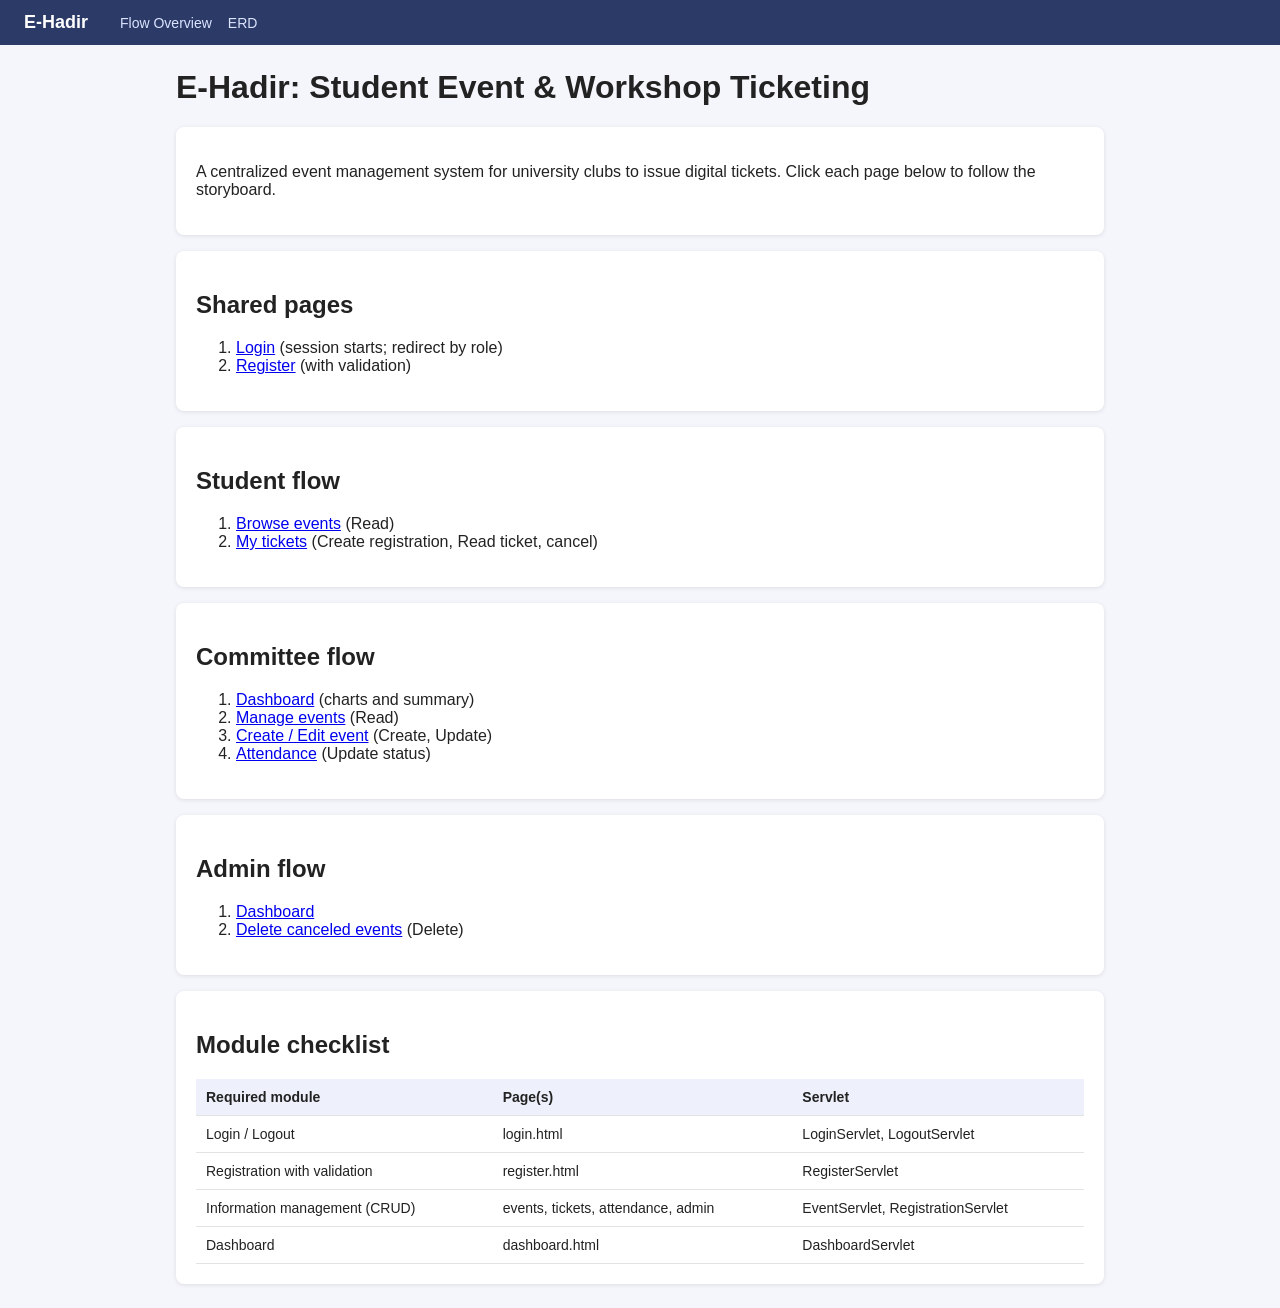
<file: index.html>
<!DOCTYPE html>
<html lang="en">
<head>
<meta charset="UTF-8">
<title>E-Hadir Storyboard - Flow Overview</title>
<link rel="stylesheet" href="style.css">
</head>
<body>
<nav><b>E-Hadir</b><a href="index.html">Flow Overview</a><a href="erd.html">ERD</a></nav>
<main>
<h1>E-Hadir: Student Event &amp; Workshop Ticketing</h1>
<div class="card">
<p>A centralized event management system for university clubs to issue digital tickets. Click each page below to follow the storyboard.</p>
</div>

<div class="card">
<h2>Shared pages</h2>
<ol>
<li><a href="login.html">Login</a> (session starts; redirect by role)</li>
<li><a href="register.html">Register</a> (with validation)</li>
</ol>
</div>

<div class="card">
<h2>Student flow</h2>
<ol>
<li><a href="student-events.html">Browse events</a> (Read)</li>
<li><a href="student-tickets.html">My tickets</a> (Create registration, Read ticket, cancel)</li>
</ol>
</div>

<div class="card">
<h2>Committee flow</h2>
<ol>
<li><a href="dashboard.html">Dashboard</a> (charts and summary)</li>
<li><a href="committee-events.html">Manage events</a> (Read)</li>
<li><a href="event-form.html">Create / Edit event</a> (Create, Update)</li>
<li><a href="attendance.html">Attendance</a> (Update status)</li>
</ol>
</div>

<div class="card">
<h2>Admin flow</h2>
<ol>
<li><a href="dashboard.html">Dashboard</a></li>
<li><a href="admin-events.html">Delete canceled events</a> (Delete)</li>
</ol>
</div>

<div class="card">
<h2>Module checklist</h2>
<table>
<tr><th>Required module</th><th>Page(s)</th><th>Servlet</th></tr>
<tr><td>Login / Logout</td><td>login.html</td><td>LoginServlet, LogoutServlet</td></tr>
<tr><td>Registration with validation</td><td>register.html</td><td>RegisterServlet</td></tr>
<tr><td>Information management (CRUD)</td><td>events, tickets, attendance, admin</td><td>EventServlet, RegistrationServlet</td></tr>
<tr><td>Dashboard</td><td>dashboard.html</td><td>DashboardServlet</td></tr>
</table>
</div>
</main>
</body>
</html>
</file>
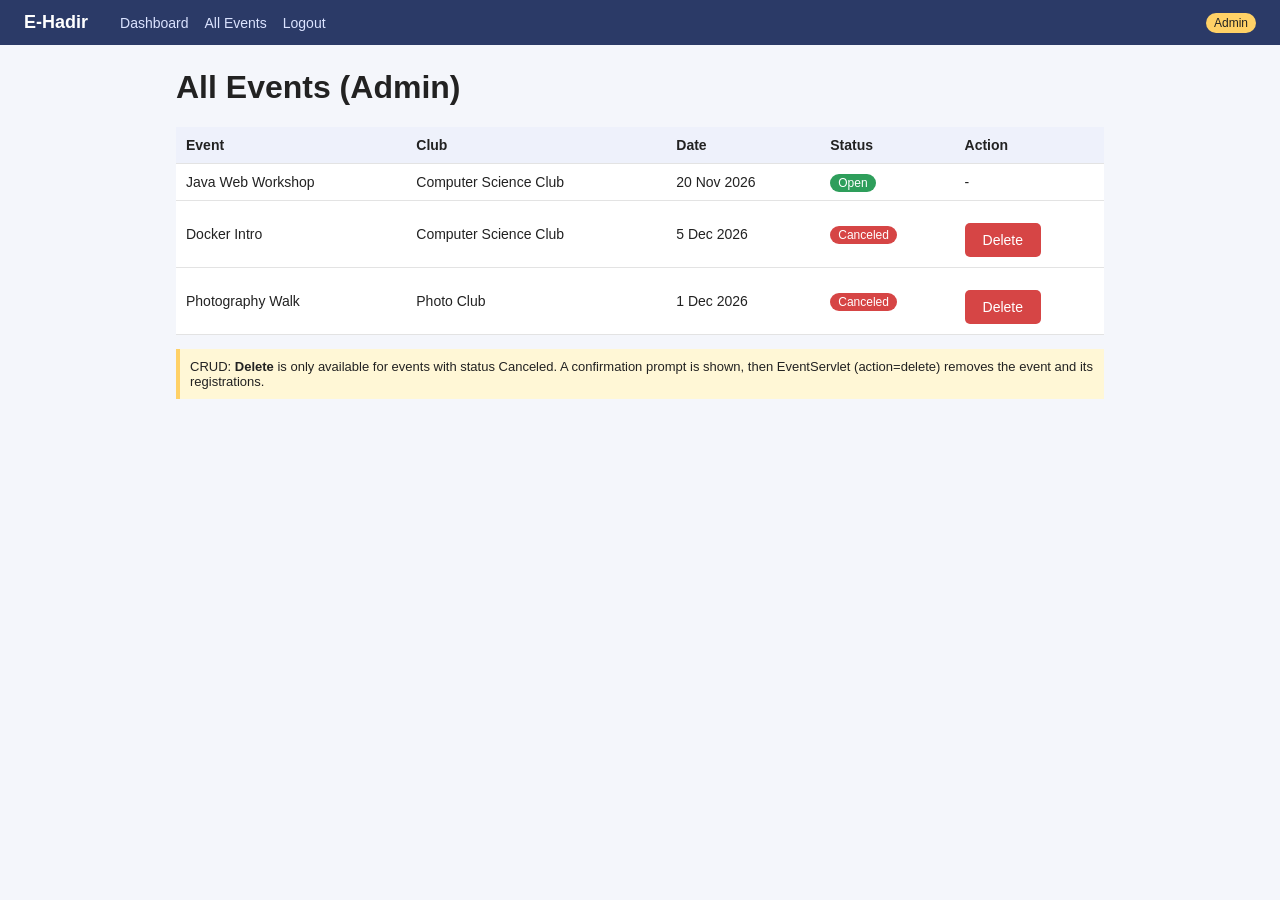
<file: admin-events.html>
<!DOCTYPE html>
<html lang="en">
<head>
<meta charset="UTF-8">
<title>E-Hadir - Admin Events</title>
<link rel="stylesheet" href="style.css">
</head>
<body>
<nav><b>E-Hadir</b><a href="dashboard.html">Dashboard</a><a href="admin-events.html">All Events</a><a href="login.html">Logout</a><span class="role">Admin</span></nav>
<main>
<h1>All Events (Admin)</h1>
<table>
<tr><th>Event</th><th>Club</th><th>Date</th><th>Status</th><th>Action</th></tr>
<tr><td>Java Web Workshop</td><td>Computer Science Club</td><td>20 Nov 2026</td><td><span class="tag open">Open</span></td><td>-</td></tr>
<tr><td>Docker Intro</td><td>Computer Science Club</td><td>5 Dec 2026</td><td><span class="tag cancel">Canceled</span></td><td><a class="btn red" href="admin-events.html" onclick="return confirm('Delete this event?')">Delete</a></td></tr>
<tr><td>Photography Walk</td><td>Photo Club</td><td>1 Dec 2026</td><td><span class="tag cancel">Canceled</span></td><td><a class="btn red" href="admin-events.html" onclick="return confirm('Delete this event?')">Delete</a></td></tr>
</table>
<div class="note">
CRUD: <b>Delete</b> is only available for events with status Canceled. A confirmation prompt is shown, then EventServlet (action=delete) removes the event and its registrations.
</div>
</main>
</body>
</html>
</file>
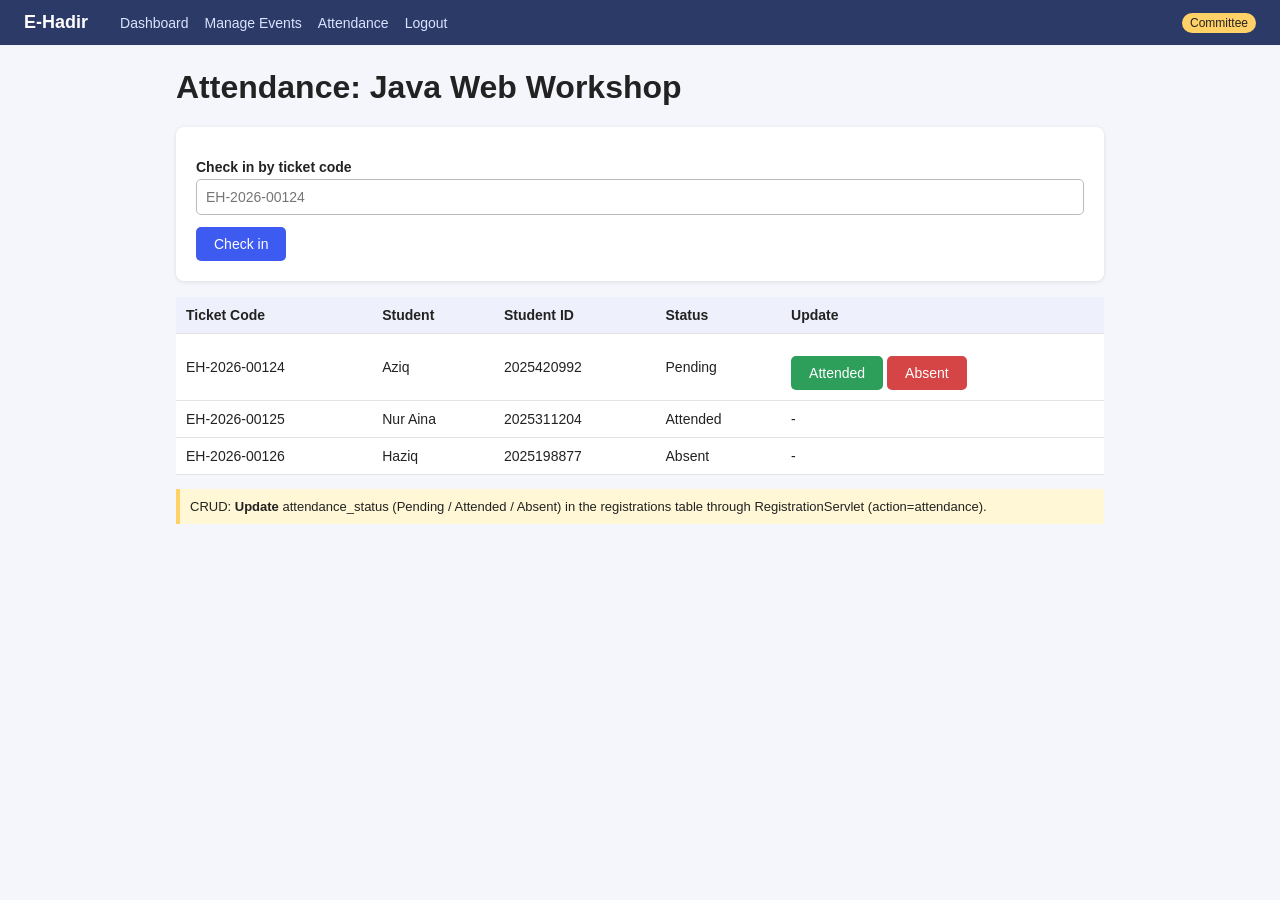
<file: attendance.html>
<!DOCTYPE html>
<html lang="en">
<head>
<meta charset="UTF-8">
<title>E-Hadir - Attendance</title>
<link rel="stylesheet" href="style.css">
</head>
<body>
<nav><b>E-Hadir</b><a href="dashboard.html">Dashboard</a><a href="committee-events.html">Manage Events</a><a href="attendance.html">Attendance</a><a href="login.html">Logout</a><span class="role">Committee</span></nav>
<main>
<h1>Attendance: Java Web Workshop</h1>
<div class="card">
<label>Check in by ticket code</label>
<input type="text" placeholder="EH-2026-00124">
<a class="btn" href="attendance.html">Check in</a>
</div>
<table>
<tr><th>Ticket Code</th><th>Student</th><th>Student ID</th><th>Status</th><th>Update</th></tr>
<tr><td>EH-2026-00124</td><td>Aziq</td><td>2025420992</td><td>Pending</td><td><a class="btn green" href="attendance.html">Attended</a> <a class="btn red" href="attendance.html">Absent</a></td></tr>
<tr><td>EH-2026-00125</td><td>Nur Aina</td><td>2025311204</td><td>Attended</td><td>-</td></tr>
<tr><td>EH-2026-00126</td><td>Haziq</td><td>2025198877</td><td>Absent</td><td>-</td></tr>
</table>
<div class="note">
CRUD: <b>Update</b> attendance_status (Pending / Attended / Absent) in the registrations table through RegistrationServlet (action=attendance).
</div>
</main>
</body>
</html>
</file>
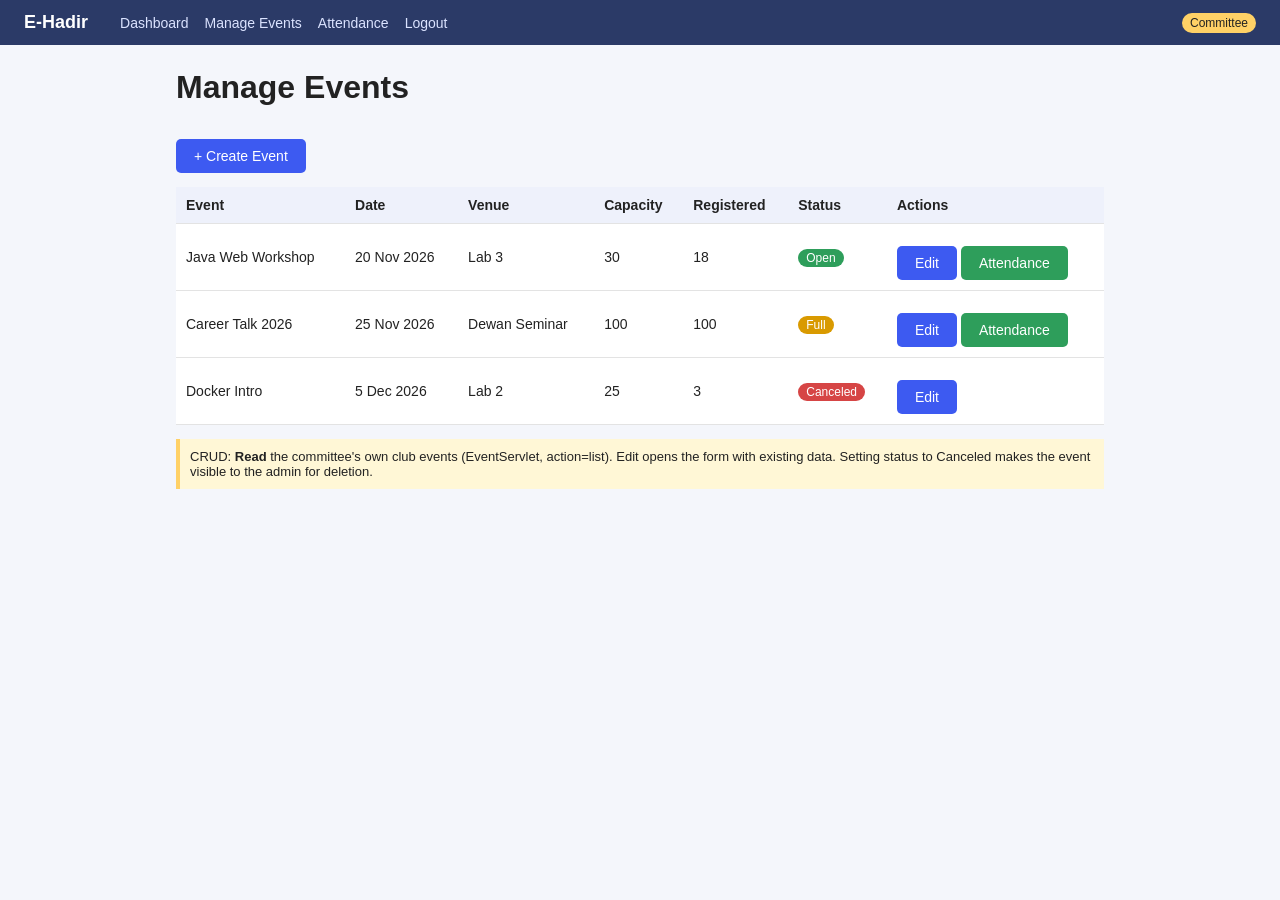
<file: committee-events.html>
<!DOCTYPE html>
<html lang="en">
<head>
<meta charset="UTF-8">
<title>E-Hadir - Manage Events</title>
<link rel="stylesheet" href="style.css">
</head>
<body>
<nav><b>E-Hadir</b><a href="dashboard.html">Dashboard</a><a href="committee-events.html">Manage Events</a><a href="attendance.html">Attendance</a><a href="login.html">Logout</a><span class="role">Committee</span></nav>
<main>
<h1>Manage Events</h1>
<a class="btn" href="event-form.html">+ Create Event</a>
<table style="margin-top:14px">
<tr><th>Event</th><th>Date</th><th>Venue</th><th>Capacity</th><th>Registered</th><th>Status</th><th>Actions</th></tr>
<tr><td>Java Web Workshop</td><td>20 Nov 2026</td><td>Lab 3</td><td>30</td><td>18</td><td><span class="tag open">Open</span></td><td><a class="btn" href="event-form.html">Edit</a> <a class="btn green" href="attendance.html">Attendance</a></td></tr>
<tr><td>Career Talk 2026</td><td>25 Nov 2026</td><td>Dewan Seminar</td><td>100</td><td>100</td><td><span class="tag full">Full</span></td><td><a class="btn" href="event-form.html">Edit</a> <a class="btn green" href="attendance.html">Attendance</a></td></tr>
<tr><td>Docker Intro</td><td>5 Dec 2026</td><td>Lab 2</td><td>25</td><td>3</td><td><span class="tag cancel">Canceled</span></td><td><a class="btn" href="event-form.html">Edit</a></td></tr>
</table>
<div class="note">
CRUD: <b>Read</b> the committee's own club events (EventServlet, action=list). Edit opens the form with existing data. Setting status to Canceled makes the event visible to the admin for deletion.
</div>
</main>
</body>
</html>
</file>
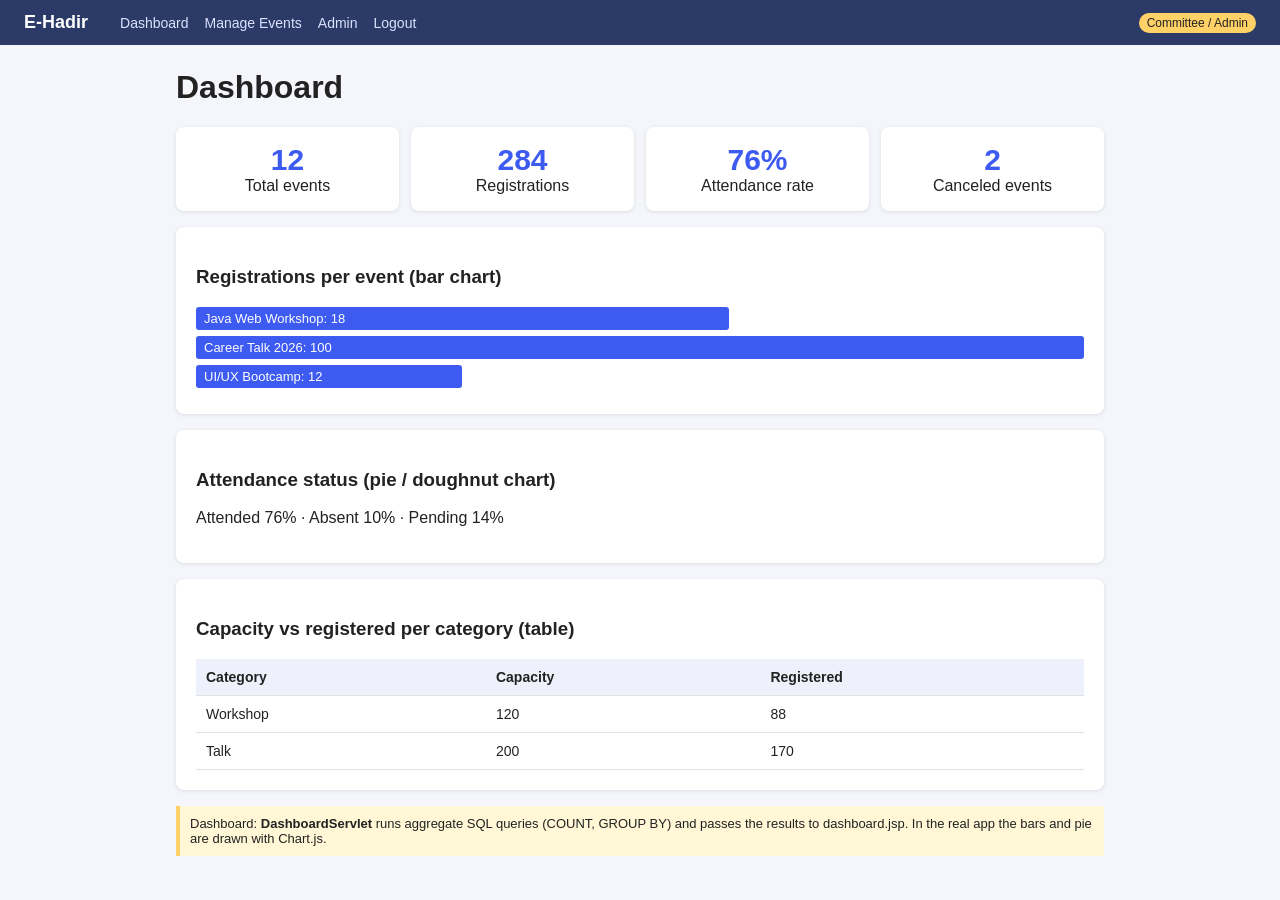
<file: dashboard.html>
<!DOCTYPE html>
<html lang="en">
<head>
<meta charset="UTF-8">
<title>E-Hadir - Dashboard</title>
<link rel="stylesheet" href="style.css">
</head>
<body>
<nav><b>E-Hadir</b><a href="dashboard.html">Dashboard</a><a href="committee-events.html">Manage Events</a><a href="admin-events.html">Admin</a><a href="login.html">Logout</a><span class="role">Committee / Admin</span></nav>
<main>
<h1>Dashboard</h1>
<div class="grid">
<div class="stat"><span>12</span>Total events</div>
<div class="stat"><span>284</span>Registrations</div>
<div class="stat"><span>76%</span>Attendance rate</div>
<div class="stat"><span>2</span>Canceled events</div>
</div>

<div class="card" style="margin-top:16px">
<h3>Registrations per event (bar chart)</h3>
<div class="bar" style="width:60%">Java Web Workshop: 18</div>
<div class="bar" style="width:100%">Career Talk 2026: 100</div>
<div class="bar" style="width:30%">UI/UX Bootcamp: 12</div>
</div>

<div class="card">
<h3>Attendance status (pie / doughnut chart)</h3>
<p>Attended 76% &middot; Absent 10% &middot; Pending 14%</p>
</div>

<div class="card">
<h3>Capacity vs registered per category (table)</h3>
<table>
<tr><th>Category</th><th>Capacity</th><th>Registered</th></tr>
<tr><td>Workshop</td><td>120</td><td>88</td></tr>
<tr><td>Talk</td><td>200</td><td>170</td></tr>
</table>
</div>

<div class="note">
Dashboard: <b>DashboardServlet</b> runs aggregate SQL queries (COUNT, GROUP BY) and passes the results to dashboard.jsp. In the real app the bars and pie are drawn with Chart.js.
</div>
</main>
</body>
</html>
</file>
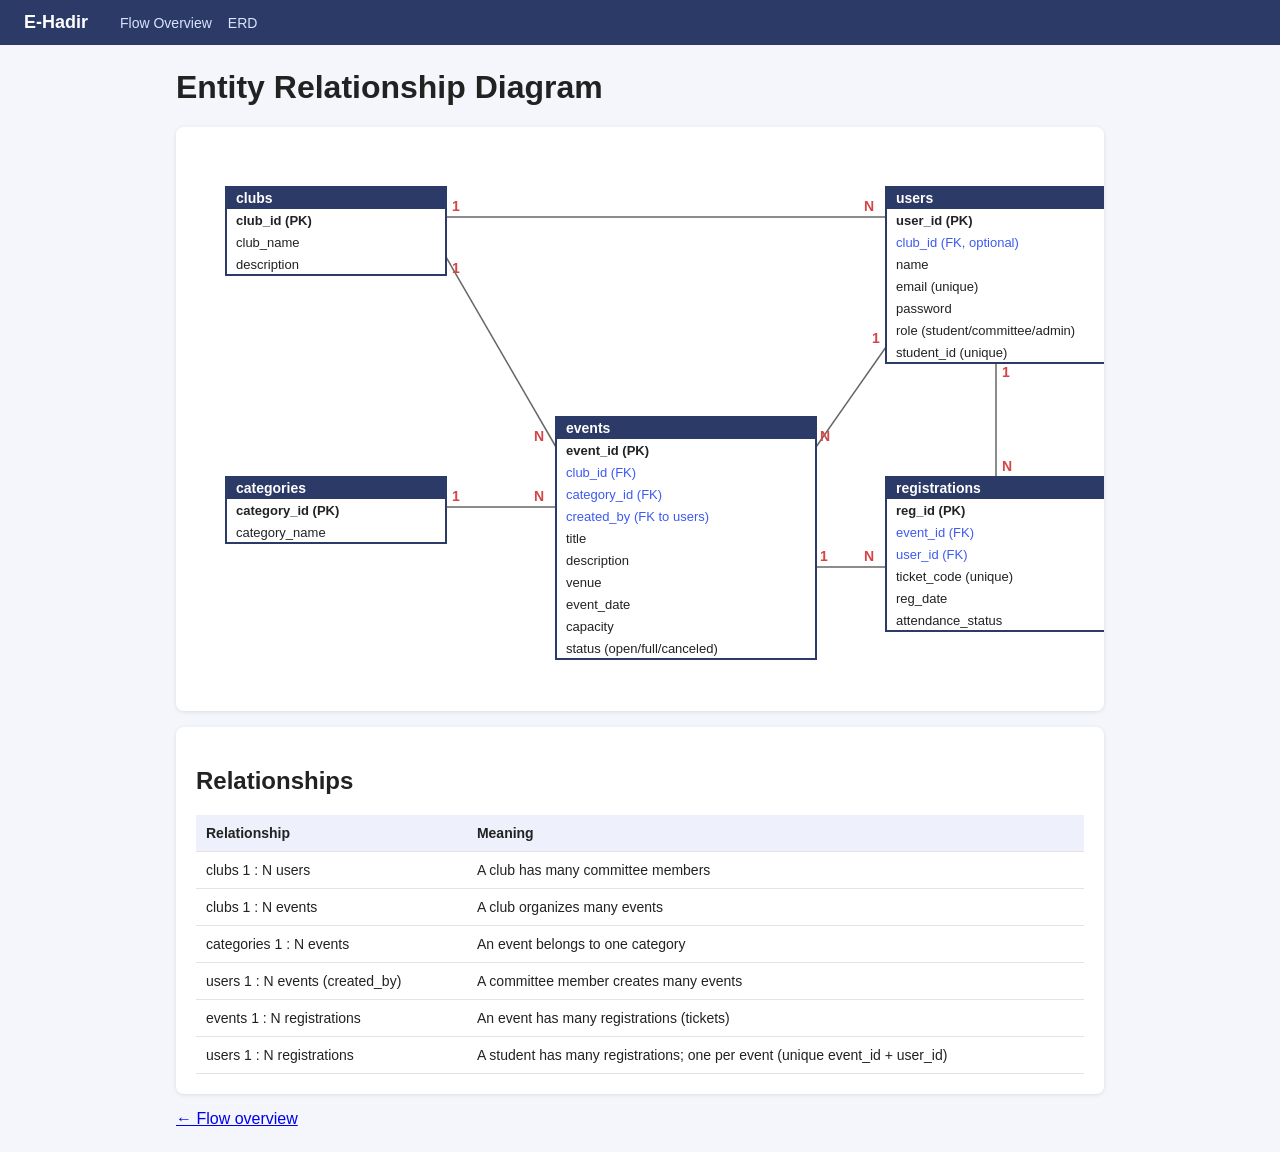
<file: erd.html>
<!DOCTYPE html>
<html lang="en">
<head>
<meta charset="UTF-8">
<title>E-Hadir - ERD</title>
<link rel="stylesheet" href="style.css">
<style>
svg text{font-family:Arial,Helvetica,sans-serif;font-size:13px;fill:#222}
svg .h{fill:#fff;font-weight:bold;font-size:14px}
svg .pk{font-weight:bold}
svg .fk{fill:#3d5af1}
svg .card-n{font-weight:bold;fill:#d64545;font-size:14px}
</style>
</head>
<body>
<nav><b>E-Hadir</b><a href="index.html">Flow Overview</a><a href="erd.html">ERD</a></nav>
<main>
<h1>Entity Relationship Diagram</h1>
<div class="card" style="overflow-x:auto">
<svg viewBox="0 0 940 540" width="940" height="540" xmlns="http://www.w3.org/2000/svg">
<!-- relationship lines -->
<g stroke="#666" stroke-width="1.5" fill="none">
<line x1="250" y1="70" x2="690" y2="70"/>
<line x1="250" y1="110" x2="360" y2="300"/>
<line x1="250" y1="360" x2="360" y2="360"/>
<line x1="690" y1="200" x2="620" y2="300"/>
<line x1="620" y1="420" x2="690" y2="420"/>
<line x1="800" y1="216" x2="800" y2="330"/>
</g>
<!-- cardinality -->
<text class="card-n" x="256" y="64">1</text><text class="card-n" x="668" y="64">N</text>
<text class="card-n" x="256" y="126">1</text><text class="card-n" x="338" y="294">N</text>
<text class="card-n" x="256" y="354">1</text><text class="card-n" x="338" y="354">N</text>
<text class="card-n" x="676" y="196">1</text><text class="card-n" x="624" y="294">N</text>
<text class="card-n" x="624" y="414">1</text><text class="card-n" x="668" y="414">N</text>
<text class="card-n" x="806" y="230">1</text><text class="card-n" x="806" y="324">N</text>

<!-- clubs -->
<rect x="30" y="40" width="220" height="88" fill="#fff" stroke="#2b3a67" stroke-width="2"/>
<rect x="30" y="40" width="220" height="22" fill="#2b3a67"/>
<text class="h" x="40" y="56">clubs</text>
<text class="pk" x="40" y="78">club_id (PK)</text>
<text x="40" y="100">club_name</text>
<text x="40" y="122">description</text>

<!-- categories -->
<rect x="30" y="330" width="220" height="66" fill="#fff" stroke="#2b3a67" stroke-width="2"/>
<rect x="30" y="330" width="220" height="22" fill="#2b3a67"/>
<text class="h" x="40" y="346">categories</text>
<text class="pk" x="40" y="368">category_id (PK)</text>
<text x="40" y="390">category_name</text>

<!-- users -->
<rect x="690" y="40" width="220" height="176" fill="#fff" stroke="#2b3a67" stroke-width="2"/>
<rect x="690" y="40" width="220" height="22" fill="#2b3a67"/>
<text class="h" x="700" y="56">users</text>
<text class="pk" x="700" y="78">user_id (PK)</text>
<text class="fk" x="700" y="100">club_id (FK, optional)</text>
<text x="700" y="122">name</text>
<text x="700" y="144">email (unique)</text>
<text x="700" y="166">password</text>
<text x="700" y="188">role (student/committee/admin)</text>
<text x="700" y="210">student_id (unique)</text>

<!-- events -->
<rect x="360" y="270" width="260" height="242" fill="#fff" stroke="#2b3a67" stroke-width="2"/>
<rect x="360" y="270" width="260" height="22" fill="#2b3a67"/>
<text class="h" x="370" y="286">events</text>
<text class="pk" x="370" y="308">event_id (PK)</text>
<text class="fk" x="370" y="330">club_id (FK)</text>
<text class="fk" x="370" y="352">category_id (FK)</text>
<text class="fk" x="370" y="374">created_by (FK to users)</text>
<text x="370" y="396">title</text>
<text x="370" y="418">description</text>
<text x="370" y="440">venue</text>
<text x="370" y="462">event_date</text>
<text x="370" y="484">capacity</text>
<text x="370" y="506">status (open/full/canceled)</text>

<!-- registrations -->
<rect x="690" y="330" width="220" height="154" fill="#fff" stroke="#2b3a67" stroke-width="2"/>
<rect x="690" y="330" width="220" height="22" fill="#2b3a67"/>
<text class="h" x="700" y="346">registrations</text>
<text class="pk" x="700" y="368">reg_id (PK)</text>
<text class="fk" x="700" y="390">event_id (FK)</text>
<text class="fk" x="700" y="412">user_id (FK)</text>
<text x="700" y="434">ticket_code (unique)</text>
<text x="700" y="456">reg_date</text>
<text x="700" y="478">attendance_status</text>
</svg>
</div>

<div class="card">
<h2>Relationships</h2>
<table>
<tr><th>Relationship</th><th>Meaning</th></tr>
<tr><td>clubs 1 : N users</td><td>A club has many committee members</td></tr>
<tr><td>clubs 1 : N events</td><td>A club organizes many events</td></tr>
<tr><td>categories 1 : N events</td><td>An event belongs to one category</td></tr>
<tr><td>users 1 : N events (created_by)</td><td>A committee member creates many events</td></tr>
<tr><td>events 1 : N registrations</td><td>An event has many registrations (tickets)</td></tr>
<tr><td>users 1 : N registrations</td><td>A student has many registrations; one per event (unique event_id + user_id)</td></tr>
</table>
</div>
<p><a href="index.html">&larr; Flow overview</a></p>
</main>
</body>
</html>
</file>
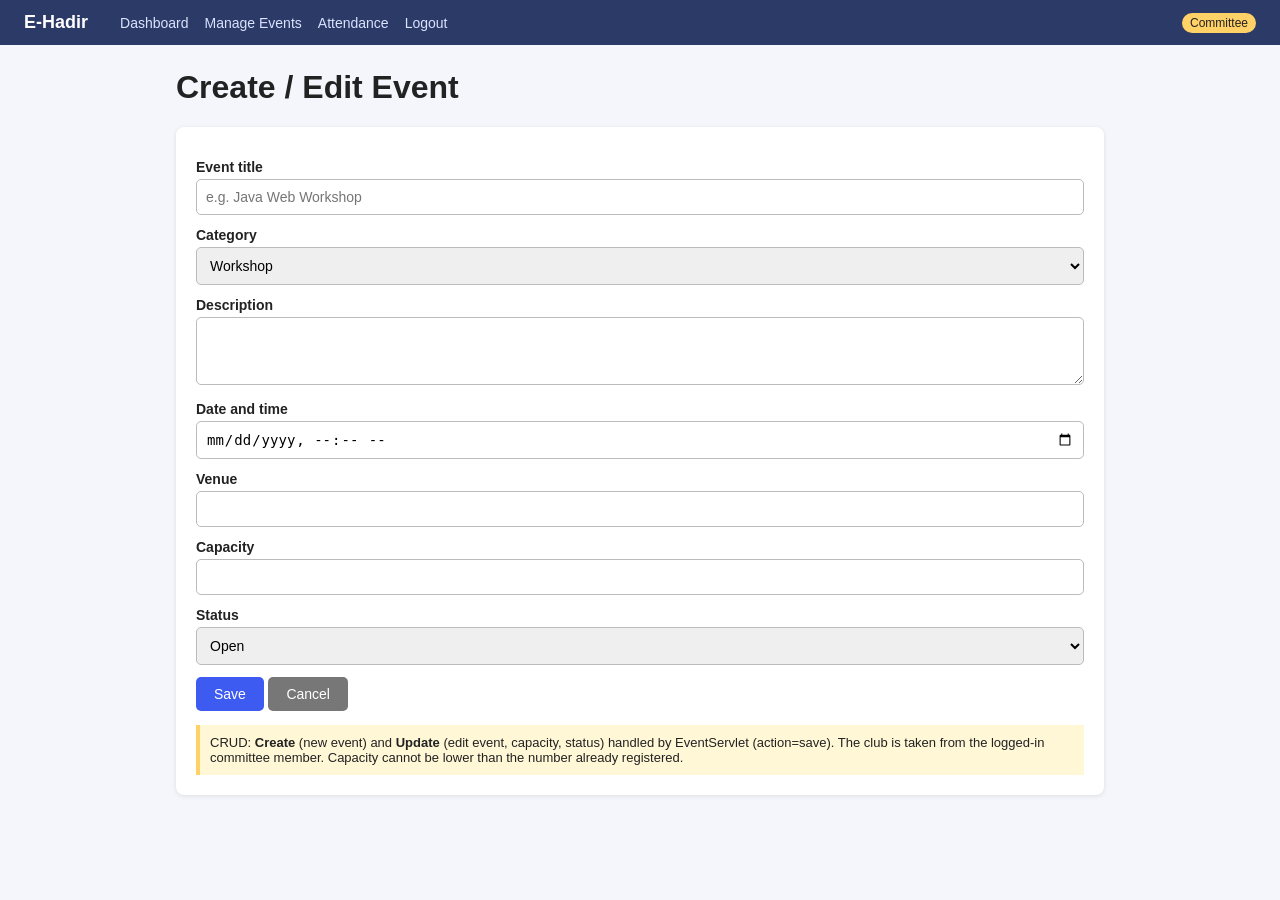
<file: event-form.html>
<!DOCTYPE html>
<html lang="en">
<head>
<meta charset="UTF-8">
<title>E-Hadir - Event Form</title>
<link rel="stylesheet" href="style.css">
</head>
<body>
<nav><b>E-Hadir</b><a href="dashboard.html">Dashboard</a><a href="committee-events.html">Manage Events</a><a href="attendance.html">Attendance</a><a href="login.html">Logout</a><span class="role">Committee</span></nav>
<main>
<h1>Create / Edit Event</h1>
<div class="card">
<form action="committee-events.html">
<label>Event title</label>
<input type="text" placeholder="e.g. Java Web Workshop" required>
<label>Category</label>
<select><option>Workshop</option><option>Talk</option><option>Competition</option><option>Social</option></select>
<label>Description</label>
<textarea rows="3"></textarea>
<label>Date and time</label>
<input type="datetime-local" required>
<label>Venue</label>
<input type="text" required>
<label>Capacity</label>
<input type="number" min="1" required>
<label>Status</label>
<select><option>Open</option><option>Full</option><option>Canceled</option></select>
<button class="btn" type="submit">Save</button>
<a class="btn grey" href="committee-events.html">Cancel</a>
</form>
<div class="note">
CRUD: <b>Create</b> (new event) and <b>Update</b> (edit event, capacity, status) handled by EventServlet (action=save). The club is taken from the logged-in committee member. Capacity cannot be lower than the number already registered.
</div>
</div>
</main>
</body>
</html>
</file>
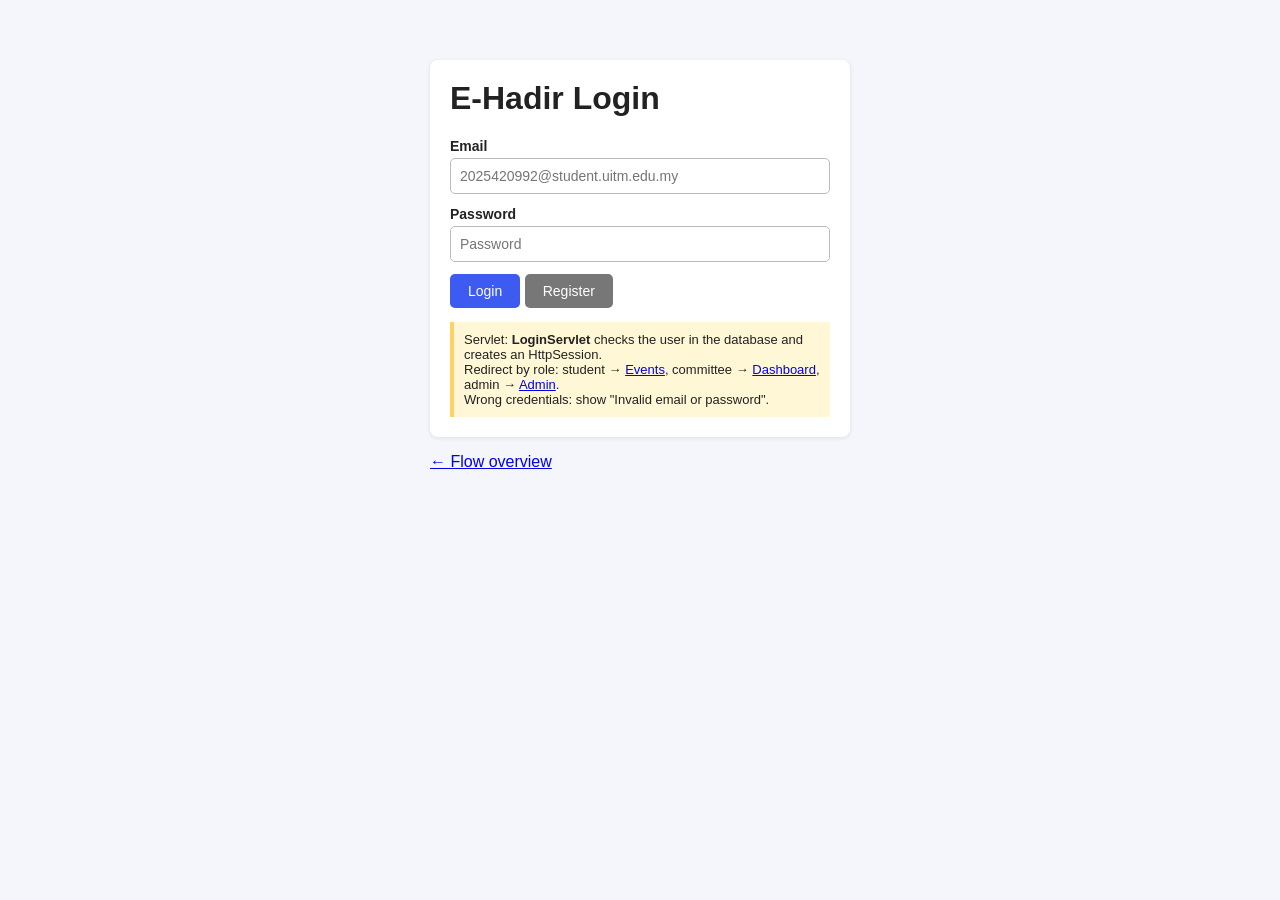
<file: login.html>
<!DOCTYPE html>
<html lang="en">
<head>
<meta charset="UTF-8">
<title>E-Hadir - Login</title>
<link rel="stylesheet" href="style.css">
</head>
<body>
<div class="center">
<div class="card">
<h1>E-Hadir Login</h1>
<form action="student-events.html">
<label>Email</label>
<input type="email" placeholder="2025420992@student.uitm.edu.my" required>
<label>Password</label>
<input type="password" placeholder="Password" required>
<button class="btn" type="submit">Login</button>
<a class="btn grey" href="register.html">Register</a>
</form>
<div class="note">
Servlet: <b>LoginServlet</b> checks the user in the database and creates an HttpSession.<br>
Redirect by role: student &rarr; <a href="student-events.html">Events</a>, committee &rarr; <a href="dashboard.html">Dashboard</a>, admin &rarr; <a href="admin-events.html">Admin</a>.<br>
Wrong credentials: show "Invalid email or password".
</div>
</div>
<p><a href="index.html">&larr; Flow overview</a></p>
</div>
</body>
</html>
</file>
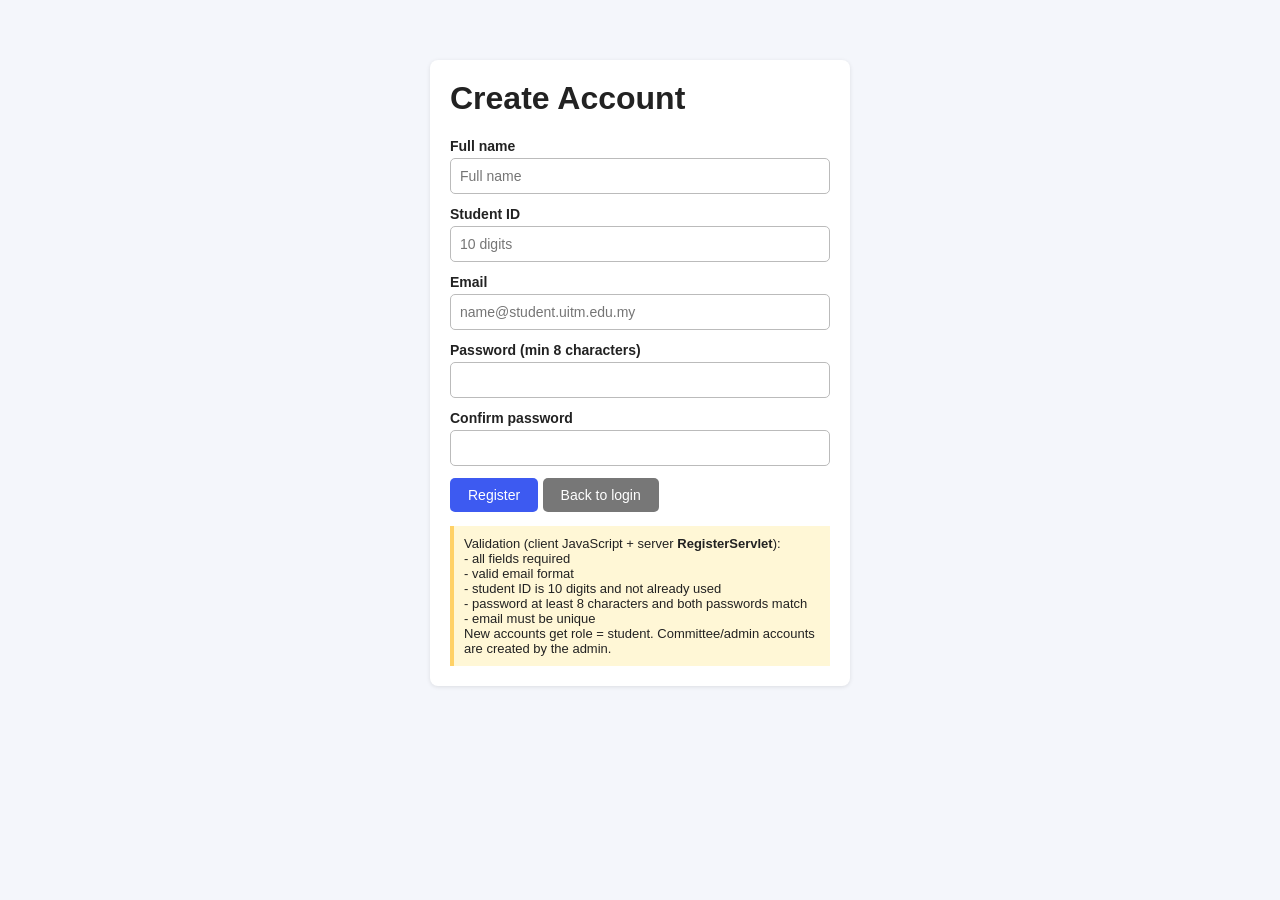
<file: register.html>
<!DOCTYPE html>
<html lang="en">
<head>
<meta charset="UTF-8">
<title>E-Hadir - Register</title>
<link rel="stylesheet" href="style.css">
</head>
<body>
<div class="center">
<div class="card">
<h1>Create Account</h1>
<form action="login.html">
<label>Full name</label>
<input type="text" placeholder="Full name" required>
<label>Student ID</label>
<input type="text" pattern="[0-9]{10}" placeholder="10 digits" required>
<label>Email</label>
<input type="email" placeholder="name@student.uitm.edu.my" required>
<label>Password (min 8 characters)</label>
<input type="password" minlength="8" required>
<label>Confirm password</label>
<input type="password" minlength="8" required>
<button class="btn" type="submit">Register</button>
<a class="btn grey" href="login.html">Back to login</a>
</form>
<div class="note">
Validation (client JavaScript + server <b>RegisterServlet</b>):<br>
- all fields required<br>
- valid email format<br>
- student ID is 10 digits and not already used<br>
- password at least 8 characters and both passwords match<br>
- email must be unique<br>
New accounts get role = student. Committee/admin accounts are created by the admin.
</div>
</div>
</div>
</body>
</html>
</file>
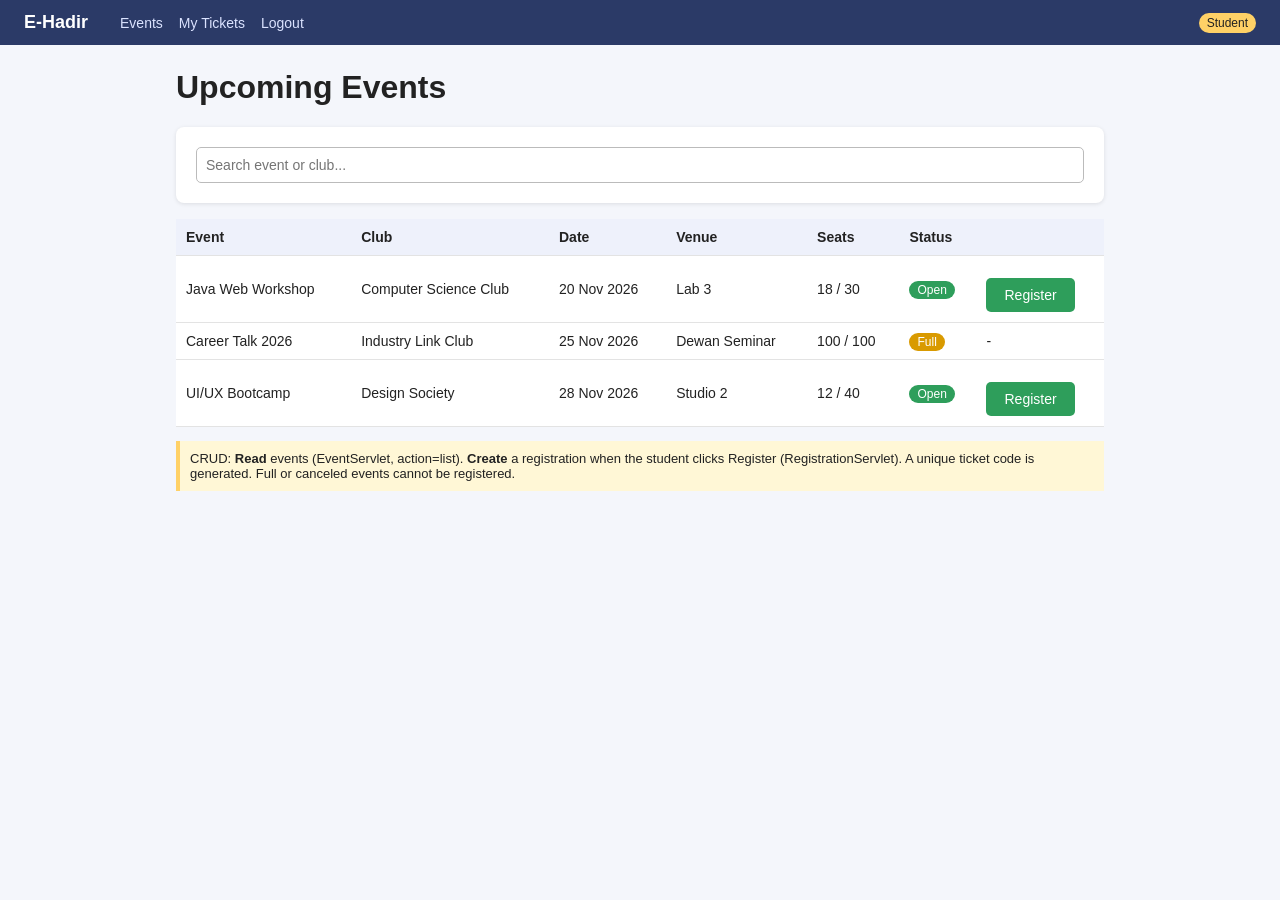
<file: student-events.html>
<!DOCTYPE html>
<html lang="en">
<head>
<meta charset="UTF-8">
<title>E-Hadir - Browse Events</title>
<link rel="stylesheet" href="style.css">
</head>
<body>
<nav><b>E-Hadir</b><a href="student-events.html">Events</a><a href="student-tickets.html">My Tickets</a><a href="login.html">Logout</a><span class="role">Student</span></nav>
<main>
<h1>Upcoming Events</h1>
<div class="card">
<input type="text" placeholder="Search event or club...">
</div>
<table>
<tr><th>Event</th><th>Club</th><th>Date</th><th>Venue</th><th>Seats</th><th>Status</th><th></th></tr>
<tr><td>Java Web Workshop</td><td>Computer Science Club</td><td>20 Nov 2026</td><td>Lab 3</td><td>18 / 30</td><td><span class="tag open">Open</span></td><td><a class="btn green" href="student-tickets.html">Register</a></td></tr>
<tr><td>Career Talk 2026</td><td>Industry Link Club</td><td>25 Nov 2026</td><td>Dewan Seminar</td><td>100 / 100</td><td><span class="tag full">Full</span></td><td>-</td></tr>
<tr><td>UI/UX Bootcamp</td><td>Design Society</td><td>28 Nov 2026</td><td>Studio 2</td><td>12 / 40</td><td><span class="tag open">Open</span></td><td><a class="btn green" href="student-tickets.html">Register</a></td></tr>
</table>
<div class="note">
CRUD: <b>Read</b> events (EventServlet, action=list). <b>Create</b> a registration when the student clicks Register (RegistrationServlet). A unique ticket code is generated. Full or canceled events cannot be registered.
</div>
</main>
</body>
</html>
</file>
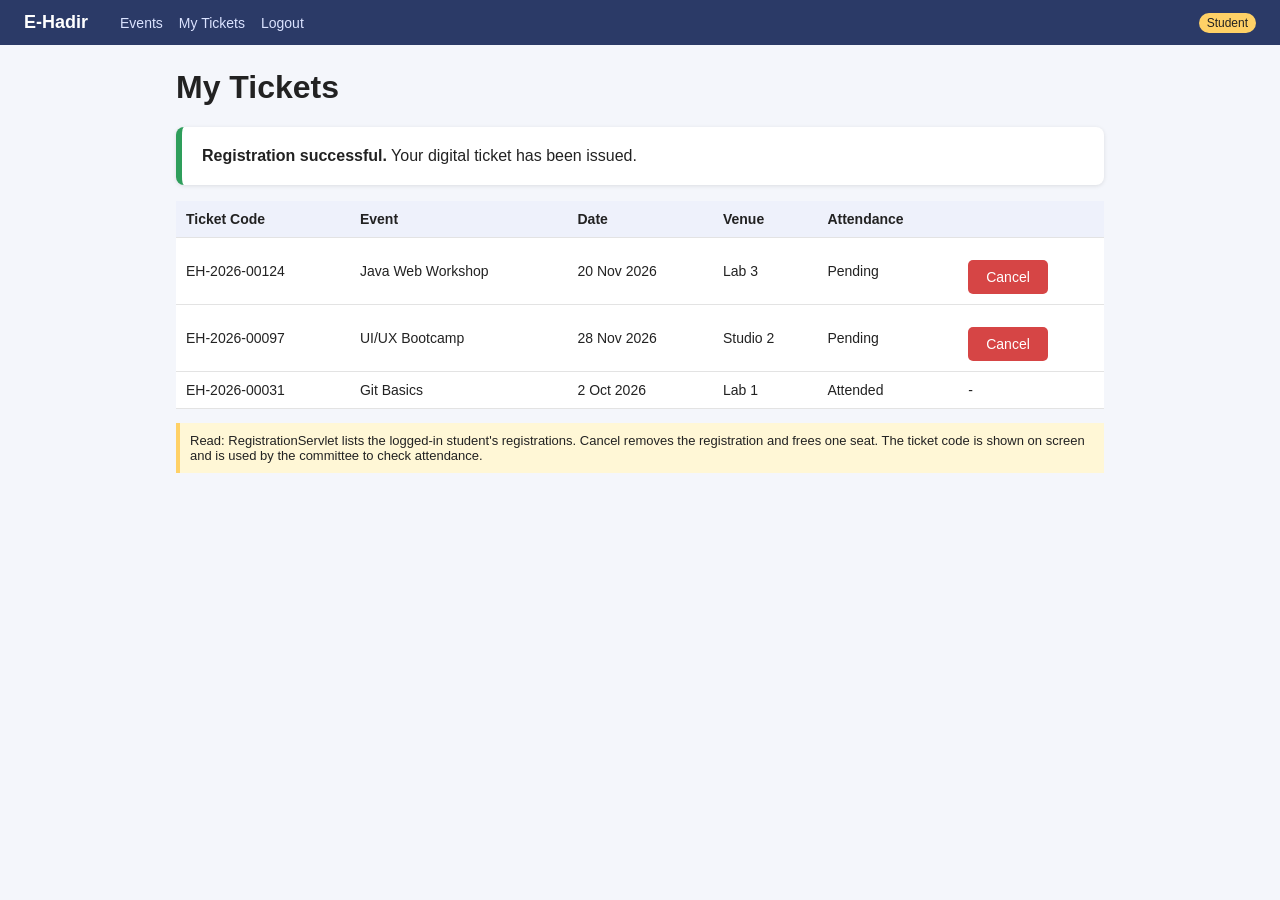
<file: student-tickets.html>
<!DOCTYPE html>
<html lang="en">
<head>
<meta charset="UTF-8">
<title>E-Hadir - My Tickets</title>
<link rel="stylesheet" href="style.css">
</head>
<body>
<nav><b>E-Hadir</b><a href="student-events.html">Events</a><a href="student-tickets.html">My Tickets</a><a href="login.html">Logout</a><span class="role">Student</span></nav>
<main>
<h1>My Tickets</h1>
<div class="card" style="border-left:6px solid #2e9e5b">
<b>Registration successful.</b> Your digital ticket has been issued.
</div>
<table>
<tr><th>Ticket Code</th><th>Event</th><th>Date</th><th>Venue</th><th>Attendance</th><th></th></tr>
<tr><td>EH-2026-00124</td><td>Java Web Workshop</td><td>20 Nov 2026</td><td>Lab 3</td><td>Pending</td><td><a class="btn red" href="student-tickets.html">Cancel</a></td></tr>
<tr><td>EH-2026-00097</td><td>UI/UX Bootcamp</td><td>28 Nov 2026</td><td>Studio 2</td><td>Pending</td><td><a class="btn red" href="student-tickets.html">Cancel</a></td></tr>
<tr><td>EH-2026-00031</td><td>Git Basics</td><td>2 Oct 2026</td><td>Lab 1</td><td>Attended</td><td>-</td></tr>
</table>
<div class="note">
Read: RegistrationServlet lists the logged-in student's registrations. Cancel removes the registration and frees one seat. The ticket code is shown on screen and is used by the committee to check attendance.
</div>
</main>
</body>
</html>
</file>
<file: style.css>
*{box-sizing:border-box}
body{margin:0;font-family:Arial,Helvetica,sans-serif;background:#f4f6fb;color:#222}
nav{background:#2b3a67;padding:12px 24px;display:flex;gap:16px;flex-wrap:wrap;align-items:center}
nav b{color:#fff;margin-right:16px;font-size:18px}
nav a{color:#dbe3ff;text-decoration:none;font-size:14px}
nav a:hover{text-decoration:underline}
.role{background:#ffd166;color:#222;font-size:12px;padding:3px 8px;border-radius:10px;margin-left:auto}
main{max-width:960px;margin:24px auto;padding:0 16px}
h1{margin-top:0}
.card{background:#fff;border-radius:8px;padding:20px;box-shadow:0 1px 4px rgba(0,0,0,.1);margin-bottom:16px}
label{display:block;margin:12px 0 4px;font-weight:bold;font-size:14px}
input,select,textarea{width:100%;padding:9px;border:1px solid #bbb;border-radius:5px;font-size:14px}
.btn{display:inline-block;background:#3d5af1;color:#fff;border:0;padding:9px 18px;border-radius:5px;text-decoration:none;font-size:14px;cursor:pointer;margin-top:12px}
.btn.red{background:#d64545}.btn.green{background:#2e9e5b}.btn.grey{background:#777}
table{width:100%;border-collapse:collapse;background:#fff}
th,td{padding:10px;border-bottom:1px solid #e3e3e3;text-align:left;font-size:14px}
th{background:#eef1fb}
.grid{display:grid;grid-template-columns:repeat(auto-fit,minmax(180px,1fr));gap:12px}
.stat{background:#fff;border-radius:8px;padding:16px;text-align:center;box-shadow:0 1px 4px rgba(0,0,0,.1)}
.stat span{display:block;font-size:30px;font-weight:bold;color:#3d5af1}
.bar{background:#3d5af1;color:#fff;padding:4px 8px;margin:6px 0;border-radius:3px;font-size:13px;white-space:nowrap}
.note{background:#fff7d6;border-left:4px solid #ffd166;padding:10px;font-size:13px;margin-top:14px}
.tag{padding:2px 8px;border-radius:10px;font-size:12px;color:#fff}
.open{background:#2e9e5b}.full{background:#d99a00}.cancel{background:#d64545}
.center{max-width:420px;margin:60px auto}
</file>
